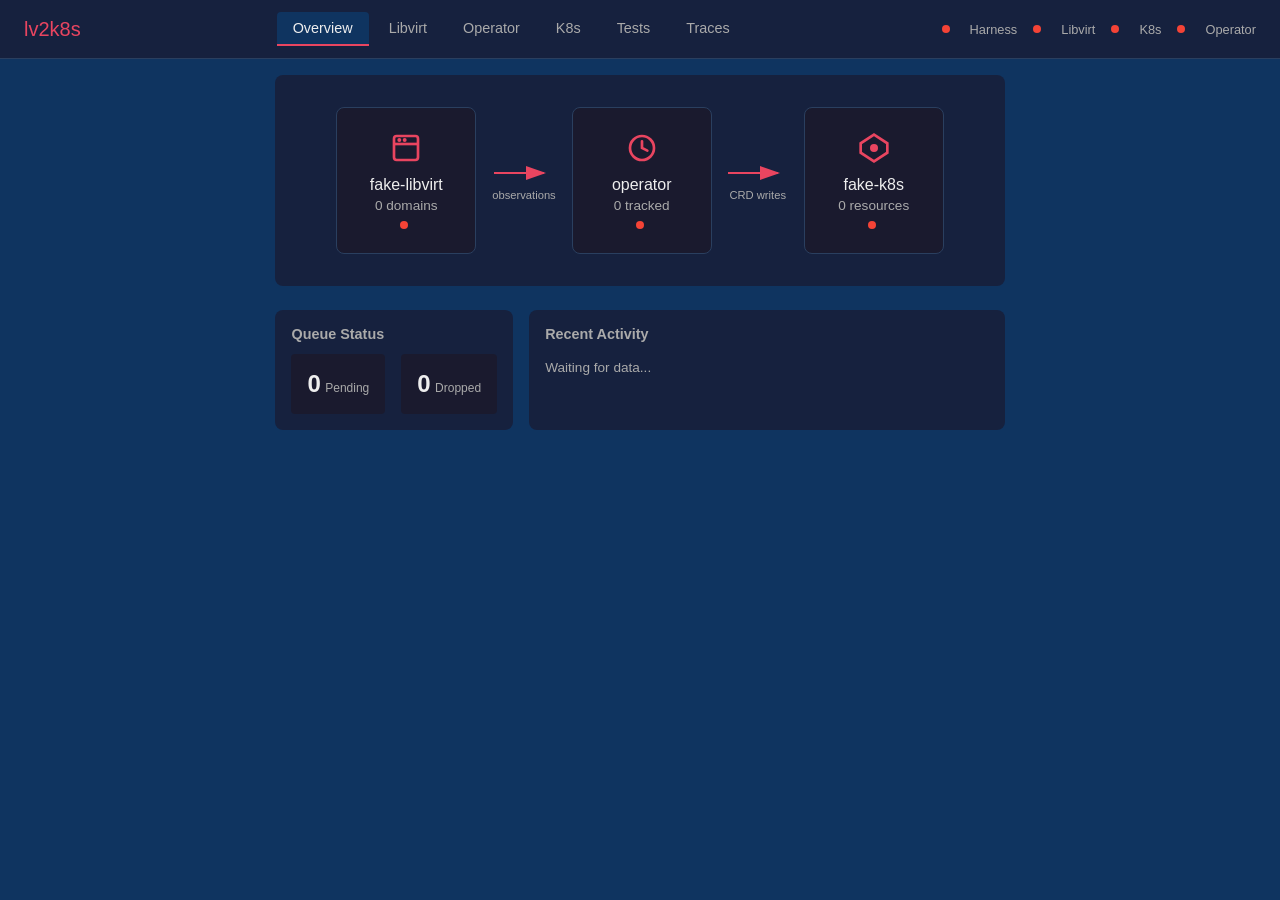
<file: dev/webui/index.html>
<!--
SPDX-FileCopyrightText: 2026 cobaltcore-dev contributors

SPDX-License-Identifier: Apache-2.0
-->

<!DOCTYPE html>
<html lang="en">
<head>
    <meta charset="UTF-8">
    <meta name="viewport" content="width=device-width, initial-scale=1.0">
    <title>lv2k8s</title>
    <link rel="stylesheet" href="css/style.css">
</head>
<body>
    <header>
        <h1>lv2k8s</h1>
        <nav class="main-tabs">
            <button class="main-tab active" data-tab="overview">Overview</button>
            <button class="main-tab" data-tab="libvirt">Libvirt</button>
            <button class="main-tab" data-tab="operator">Operator</button>
            <button class="main-tab" data-tab="k8s">K8s</button>
            <button class="main-tab" data-tab="tests">Tests</button>
            <button class="main-tab" data-tab="traces">Traces</button>
        </nav>
        <div id="connection-status">
            <span class="status-dot" id="harness-status"></span> Harness
            <span class="status-dot" id="libvirt-status"></span> Libvirt
            <span class="status-dot" id="k8s-status"></span> K8s
            <span class="status-dot" id="operator-status"></span> Operator
        </div>
    </header>

    <main>
        <!-- Overview Tab -->
        <section class="tab-panel" id="overview-panel">
            <div class="overview-container">
                <div class="architecture-diagram">
                    <div class="arch-component" id="arch-libvirt">
                        <div class="arch-icon">
                            <svg viewBox="0 0 24 24" width="32" height="32">
                                <rect x="3" y="3" width="18" height="18" rx="2" fill="none" stroke="currentColor" stroke-width="2"/>
                                <line x1="3" y1="9" x2="21" y2="9" stroke="currentColor" stroke-width="2"/>
                                <circle cx="7" cy="6" r="1.5" fill="currentColor"/>
                                <circle cx="11" cy="6" r="1.5" fill="currentColor"/>
                            </svg>
                        </div>
                        <div class="arch-label">fake-libvirt</div>
                        <div class="arch-stats">
                            <span id="overview-domain-count">0</span> domains
                        </div>
                        <div class="arch-status">
                            <span class="status-dot" id="overview-libvirt-status"></span>
                        </div>
                    </div>

                    <div class="arch-arrow">
                        <svg viewBox="0 0 60 24" width="60" height="24">
                            <defs>
                                <marker id="arrow1" markerWidth="10" markerHeight="7" refX="9" refY="3.5" orient="auto">
                                    <polygon points="0 0, 10 3.5, 0 7" fill="var(--accent)"/>
                                </marker>
                            </defs>
                            <line x1="0" y1="12" x2="50" y2="12" stroke="var(--accent)" stroke-width="2" marker-end="url(#arrow1)"/>
                        </svg>
                        <span class="arrow-label">observations</span>
                    </div>

                    <div class="arch-component" id="arch-operator">
                        <div class="arch-icon">
                            <svg viewBox="0 0 24 24" width="32" height="32">
                                <circle cx="12" cy="12" r="9" fill="none" stroke="currentColor" stroke-width="2"/>
                                <path d="M12 7 L12 12 L16 14" fill="none" stroke="currentColor" stroke-width="2" stroke-linecap="round"/>
                            </svg>
                        </div>
                        <div class="arch-label">operator</div>
                        <div class="arch-stats">
                            <span id="overview-tracked-count">0</span> tracked
                        </div>
                        <div class="arch-status">
                            <span class="status-dot" id="overview-operator-status"></span>
                        </div>
                    </div>

                    <div class="arch-arrow">
                        <svg viewBox="0 0 60 24" width="60" height="24">
                            <defs>
                                <marker id="arrow2" markerWidth="10" markerHeight="7" refX="9" refY="3.5" orient="auto">
                                    <polygon points="0 0, 10 3.5, 0 7" fill="var(--accent)"/>
                                </marker>
                            </defs>
                            <line x1="0" y1="12" x2="50" y2="12" stroke="var(--accent)" stroke-width="2" marker-end="url(#arrow2)"/>
                        </svg>
                        <span class="arrow-label">CRD writes</span>
                    </div>

                    <div class="arch-component" id="arch-k8s">
                        <div class="arch-icon">
                            <svg viewBox="0 0 24 24" width="32" height="32">
                                <path d="M12 2 L22 8.5 L22 15.5 L12 22 L2 15.5 L2 8.5 Z" fill="none" stroke="currentColor" stroke-width="2"/>
                                <circle cx="12" cy="12" r="3" fill="currentColor"/>
                            </svg>
                        </div>
                        <div class="arch-label">fake-k8s</div>
                        <div class="arch-stats">
                            <span id="overview-resource-count">0</span> resources
                        </div>
                        <div class="arch-status">
                            <span class="status-dot" id="overview-k8s-status"></span>
                        </div>
                    </div>
                </div>

                <div class="overview-details">
                    <div class="overview-card">
                        <h3>Queue Status</h3>
                        <div class="queue-mini">
                            <div class="stat-box">
                                <span class="stat-value" id="overview-queue-pending">0</span>
                                <span class="stat-label">Pending</span>
                            </div>
                            <div class="stat-box">
                                <span class="stat-value" id="overview-queue-dropped">0</span>
                                <span class="stat-label">Dropped</span>
                            </div>
                        </div>
                    </div>
                    <div class="overview-card">
                        <h3>Recent Activity</h3>
                        <div class="activity-list" id="overview-activity">
                            <div class="activity-item">Waiting for data...</div>
                        </div>
                    </div>
                </div>
            </div>
        </section>

        <!-- Libvirt Tab -->
        <section class="tab-panel hidden" id="libvirt-panel">
            <div class="panel-toolbar">
                <button class="btn" onclick="libvirtPanel.showAddDialog()">+ Add Domain</button>
                <button class="btn btn-small" onclick="libvirtPanel.refresh()">Refresh</button>
            </div>
            <div class="domain-list" id="libvirt-domains">
                <div class="loading">Loading...</div>
            </div>
        </section>

        <!-- Operator Tab -->
        <section class="tab-panel hidden" id="operator-panel">
            <div class="sub-tabs">
                <button class="sub-tab active" data-subtab="operator-domains">Domains</button>
                <button class="sub-tab" data-subtab="operator-queue">Queue</button>
                <button class="sub-tab" data-subtab="operator-logs">Logs</button>
            </div>

            <div class="sub-panel" id="operator-domains">
                <div class="panel-toolbar">
                    <button class="btn btn-small" onclick="operatorPanel.refresh()">Refresh</button>
                </div>
                <div class="domain-list" id="operator-domain-list">
                    <div class="loading">Loading...</div>
                </div>
            </div>

            <div class="sub-panel hidden" id="operator-queue">
                <div id="queue-stats"></div>
                <div id="queue-items"></div>
            </div>

            <div class="sub-panel hidden" id="operator-logs">
                <div class="log-toolbar">
                    <label><input type="checkbox" id="log-autoscroll" checked> Auto-scroll</label>
                    <button class="btn btn-small" onclick="operatorPanel.clearLogs()">Clear</button>
                </div>
                <div class="log-container" id="operator-log-list">
                    <div class="log-entry">Waiting for logs...</div>
                </div>
            </div>
        </section>

        <!-- K8s Tab -->
        <section class="tab-panel hidden" id="k8s-panel">
            <div class="sub-tabs">
                <button class="sub-tab active" data-subtab="k8s-resources">Resources</button>
                <button class="sub-tab" data-subtab="k8s-faults">Faults</button>
                <button class="sub-tab" data-subtab="k8s-requests">Requests</button>
            </div>

            <div class="sub-panel" id="k8s-resources">
                <div class="panel-toolbar">
                    <div class="resource-filter">
                        <select id="k8s-resource-filter" onchange="k8sPanel.filterChanged()">
                            <option value="all">All Resources</option>
                            <option value="libvirtdomains">Domains</option>
                            <option value="libvirtdomainheartbeats">Heartbeats</option>
                        </select>
                    </div>
                    <button class="btn btn-small" onclick="k8sPanel.refresh()">Refresh</button>
                </div>
                <div class="resource-list" id="k8s-resource-list">
                    <div class="loading">Loading...</div>
                </div>
            </div>

            <div class="sub-panel hidden" id="k8s-faults">
                <div class="panel-toolbar">
                    <button class="btn" onclick="k8sPanel.showFaultDialog()">+ Add Fault</button>
                </div>
                <div id="fault-list"></div>
            </div>

            <div class="sub-panel hidden" id="k8s-requests">
                <div class="panel-toolbar">
                    <button class="btn btn-danger btn-small" onclick="k8sPanel.clearRequests()">Clear</button>
                </div>
                <div id="request-list"></div>
            </div>
        </section>

        <!-- Tests Tab -->
        <section class="tab-panel hidden" id="tests-panel">
            <div id="test-queue" class="test-queue hidden"></div>

            <div class="tests-layout-3col">
                <div class="test-scenarios">
                    <h3>Available Tests</h3>
                    <div class="test-list" id="test-list">
                        <div class="loading">Loading...</div>
                    </div>
                </div>

                <div class="test-results">
                    <h3>Results</h3>
                    <div id="results-list"></div>
                </div>

                <div class="test-details">
                    <h3>Details</h3>
                    <div id="test-details-content">
                        <div class="details-placeholder">Select a test or result to view details</div>
                    </div>
                </div>
            </div>
        </section>

        <!-- Traces Tab -->
        <section class="tab-panel hidden" id="traces-panel">
            <div class="traces-container">
                <div class="trace-toolbar">
                    <input type="file" id="trace-file-input" accept=".json" multiple style="display: none">
                    <button class="btn" onclick="document.getElementById('trace-file-input').click()">Open File</button>
                    <button class="btn" onclick="tracesPanel.loadFromAPI()">Load from Server</button>
                    <button class="btn btn-small" onclick="tracesPanel.clear()">Clear</button>
                    <label class="toolbar-checkbox">
                        <input type="checkbox" id="trace-auto-scroll" checked>
                        Auto-scroll
                    </label>
                    <span class="trace-info" id="trace-info"></span>
                </div>

                <div class="trace-drop-zone" id="trace-drop-zone">
                    <div class="drop-content">
                        <svg viewBox="0 0 24 24" width="48" height="48">
                            <path d="M12 2 L12 16 M7 11 L12 16 L17 11" fill="none" stroke="currentColor" stroke-width="2" stroke-linecap="round"/>
                            <path d="M4 18 L4 20 L20 20 L20 18" fill="none" stroke="currentColor" stroke-width="2" stroke-linecap="round"/>
                        </svg>
                        <h2>Drop trace files here</h2>
                        <p>or click "Open File" to browse</p>
                        <p class="hint">Supports Chrome Trace Format (.json)</p>
                    </div>
                </div>

                <div class="trace-timeline hidden" id="trace-timeline">
                    <canvas id="trace-canvas"></canvas>
                </div>
            </div>
        </section>
    </main>

    <!-- Add Domain Dialog -->
    <div class="modal hidden" id="add-domain-modal">
        <div class="modal-content">
            <h3>Add Domain</h3>
            <form id="add-domain-form" onsubmit="return libvirtPanel.addDomain(event)">
                <div class="form-group">
                    <label>Name</label>
                    <input type="text" name="name" required placeholder="my-vm">
                </div>
                <div class="form-group">
                    <label>State</label>
                    <select name="state">
                        <option value="running">Running</option>
                        <option value="shutoff">Shutoff</option>
                        <option value="paused">Paused</option>
                    </select>
                </div>
                <div class="form-group">
                    <label>Max Memory (KB)</label>
                    <input type="number" name="maxMemKB" value="2097152">
                </div>
                <div class="form-group">
                    <label>Memory (KB)</label>
                    <input type="number" name="memoryKB" value="1048576">
                </div>
                <div class="form-group">
                    <label>vCPUs</label>
                    <input type="number" name="vcpus" value="2" min="1">
                </div>
                <div class="form-actions">
                    <button type="button" class="btn" onclick="libvirtPanel.hideAddDialog()">Cancel</button>
                    <button type="submit" class="btn btn-primary">Add</button>
                </div>
            </form>
        </div>
    </div>

    <!-- Add Fault Dialog -->
    <div class="modal hidden" id="add-fault-modal">
        <div class="modal-content">
            <h3>Add Fault Rule</h3>
            <form id="add-fault-form" onsubmit="return k8sPanel.addFault(event)">
                <div class="form-group">
                    <label>Pattern (matches URL path)</label>
                    <input type="text" name="pattern" required placeholder="libvirtdomains">
                </div>
                <div class="form-group">
                    <label>Delay (ms)</label>
                    <input type="number" name="delay_ms" value="0" min="0">
                </div>
                <div class="form-group">
                    <label>Error Code (0 = no error)</label>
                    <input type="number" name="error_code" value="0" min="0">
                </div>
                <div class="form-group">
                    <label>Error Message</label>
                    <input type="text" name="error_message" placeholder="Injected error">
                </div>
                <div class="form-actions">
                    <button type="button" class="btn" onclick="k8sPanel.hideFaultDialog()">Cancel</button>
                    <button type="submit" class="btn btn-primary">Add</button>
                </div>
            </form>
        </div>
    </div>

    <script src="js/api.js"></script>
    <script src="js/sse.js"></script>
    <script src="js/timeline.js"></script>
    <script src="js/tabs.js"></script>
    <script src="js/panels/libvirt.js"></script>
    <script src="js/panels/k8s.js"></script>
    <script src="js/panels/operator.js"></script>
    <script src="js/panels/harness.js"></script>
    <script src="js/panels/overview.js"></script>
    <script src="js/panels/traces.js"></script>
    <script src="js/app.js"></script>

    <!-- Test running overlay (fixed at bottom, only visible on tests tab) -->
    <div id="test-running-overlay" class="test-running-overlay hidden">
        <div class="test-running-content">
            <span class="test-running-indicator"></span>
            <span class="test-running-name"></span>
            <span class="test-running-progress"></span>
            <button class="btn btn-danger btn-small" onclick="harnessPanel.stopTest()">Stop</button>
        </div>
    </div>
</body>
</html>
</file>
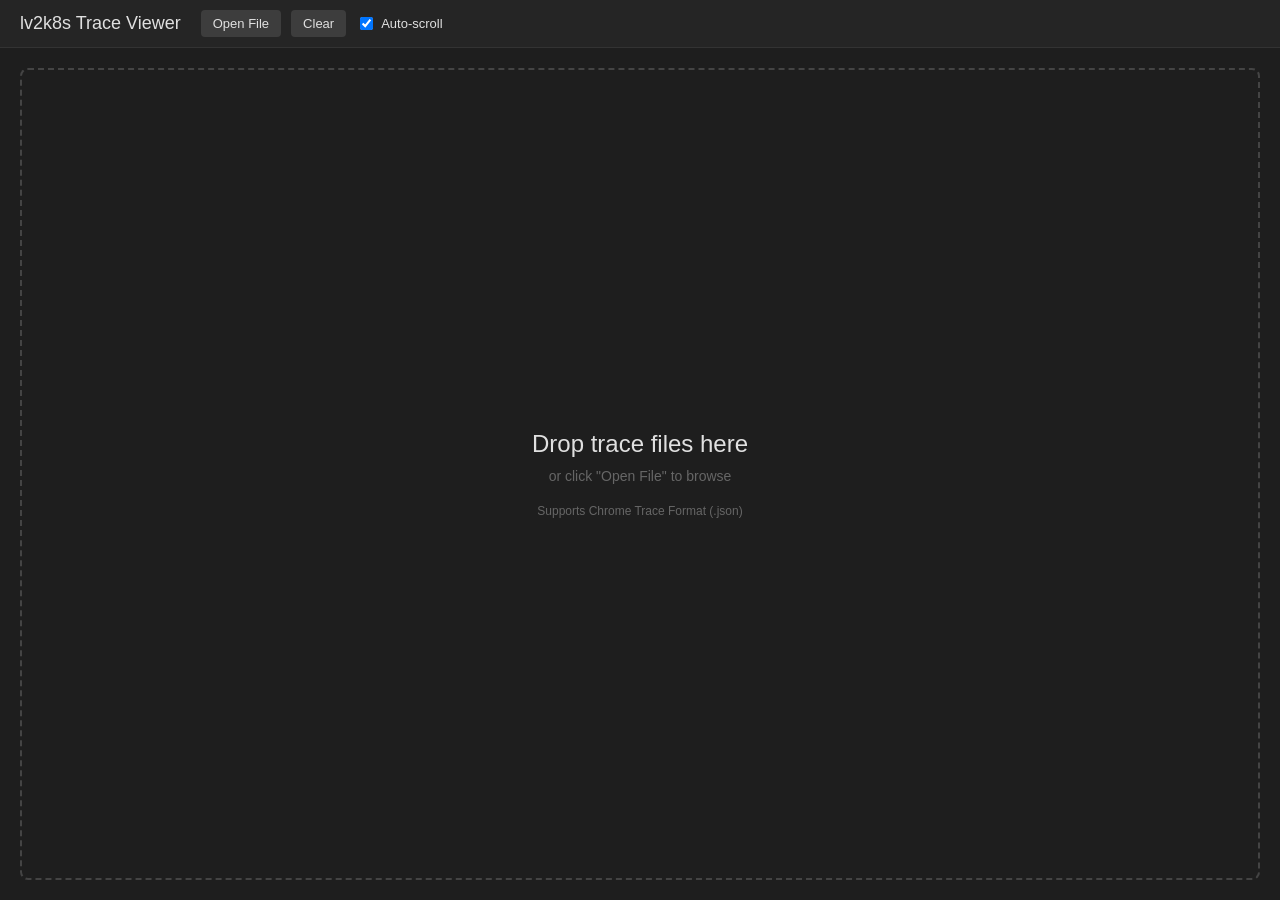
<file: dev/webui/traces.html>
<!--
SPDX-FileCopyrightText: 2026 cobaltcore-dev contributors

SPDX-License-Identifier: Apache-2.0
-->

<!DOCTYPE html>
<html lang="en">
<head>
    <meta charset="UTF-8">
    <meta name="viewport" content="width=device-width, initial-scale=1.0">
    <title>lv2k8s Trace Viewer</title>
    <style>
        * {
            box-sizing: border-box;
        }
        body {
            margin: 0;
            padding: 0;
            font-family: -apple-system, BlinkMacSystemFont, 'Segoe UI', Roboto, sans-serif;
            background: #1e1e1e;
            color: #e0e0e0;
            height: 100vh;
            display: flex;
            flex-direction: column;
        }
        header {
            background: #252525;
            padding: 10px 20px;
            display: flex;
            align-items: center;
            gap: 20px;
            border-bottom: 1px solid #333;
        }
        header h1 {
            margin: 0;
            font-size: 18px;
            font-weight: 500;
        }
        .toolbar {
            display: flex;
            gap: 10px;
            align-items: center;
        }
        .toolbar label {
            display: flex;
            align-items: center;
            gap: 5px;
            font-size: 13px;
        }
        .btn {
            background: #3d3d3d;
            border: none;
            color: #e0e0e0;
            padding: 6px 12px;
            border-radius: 4px;
            cursor: pointer;
            font-size: 13px;
        }
        .btn:hover {
            background: #4d4d4d;
        }
        .trace-info {
            font-size: 13px;
            color: #888;
            margin-left: auto;
        }
        main {
            flex: 1;
            position: relative;
            overflow: hidden;
        }
        .drop-zone {
            position: absolute;
            inset: 0;
            display: flex;
            flex-direction: column;
            align-items: center;
            justify-content: center;
            border: 2px dashed #444;
            margin: 20px;
            border-radius: 8px;
            transition: border-color 0.2s, background 0.2s;
        }
        .drop-zone.drag-over {
            border-color: #2196F3;
            background: rgba(33, 150, 243, 0.1);
        }
        .drop-zone h2 {
            margin: 0 0 10px;
            font-weight: 400;
        }
        .drop-zone p {
            margin: 0;
            color: #666;
            font-size: 14px;
        }
        .timeline-container {
            position: absolute;
            inset: 0;
        }
        .timeline-container canvas {
            width: 100%;
            height: 100%;
        }
        .hidden {
            display: none !important;
        }
    </style>
</head>
<body>
    <header>
        <h1>lv2k8s Trace Viewer</h1>
        <div class="toolbar">
            <input type="file" id="file-input" accept=".json" multiple style="display: none">
            <button class="btn" onclick="document.getElementById('file-input').click()">Open File</button>
            <button class="btn" onclick="viewer.clear()">Clear</button>
            <label>
                <input type="checkbox" id="auto-scroll" checked>
                Auto-scroll
            </label>
        </div>
        <span class="trace-info" id="trace-info"></span>
    </header>
    <main>
        <div class="drop-zone" id="drop-zone">
            <h2>Drop trace files here</h2>
            <p>or click "Open File" to browse</p>
            <p style="margin-top: 20px; font-size: 12px;">Supports Chrome Trace Format (.json)</p>
        </div>
        <div class="timeline-container hidden" id="timeline-container">
            <canvas id="timeline-canvas"></canvas>
        </div>
    </main>

    <script src="js/timeline.js"></script>
    <script>
        const viewer = {
            timeline: null,
            files: [],

            init() {
                const canvas = document.getElementById('timeline-canvas');
                this.timeline = new Timeline(canvas);

                // Drop zone
                const dropZone = document.getElementById('drop-zone');
                dropZone.addEventListener('dragover', e => {
                    e.preventDefault();
                    dropZone.classList.add('drag-over');
                });
                dropZone.addEventListener('dragleave', () => {
                    dropZone.classList.remove('drag-over');
                });
                dropZone.addEventListener('drop', e => {
                    e.preventDefault();
                    dropZone.classList.remove('drag-over');
                    this.handleFiles(e.dataTransfer.files);
                });

                // File input
                document.getElementById('file-input').addEventListener('change', e => {
                    this.handleFiles(e.target.files);
                });

                // Auto-scroll
                document.getElementById('auto-scroll').addEventListener('change', e => {
                    this.timeline.setAutoScroll(e.target.checked);
                });

                // Prevent default drag behavior
                document.body.addEventListener('dragover', e => e.preventDefault());
                document.body.addEventListener('drop', e => e.preventDefault());
            },

            handleFiles(files) {
                for (const file of files) {
                    if (file.name.endsWith('.json')) {
                        this.loadFile(file);
                    }
                }
            },

            loadFile(file) {
                const reader = new FileReader();
                reader.onload = e => {
                    try {
                        const data = JSON.parse(e.target.result);
                        this.loadTrace(data, file.name);
                    } catch (err) {
                        alert('Failed to parse: ' + err.message);
                    }
                };
                reader.readAsText(file);
            },

            loadTrace(data, name) {
                document.getElementById('drop-zone').classList.add('hidden');
                document.getElementById('timeline-container').classList.remove('hidden');

                if (this.files.length === 0) {
                    this.timeline.loadTrace(data);
                } else {
                    this.timeline.addEvents(data.traceEvents || []);
                }
                this.files.push(name);
                this.updateInfo();
            },

            updateInfo() {
                const info = document.getElementById('trace-info');
                const eventCount = this.timeline.events.length;
                info.textContent = `${this.files.length} file(s), ${eventCount} events`;
            },

            clear() {
                this.files = [];
                this.timeline.events = [];
                this.timeline.tracks.clear();
                this.timeline.render();
                document.getElementById('drop-zone').classList.remove('hidden');
                document.getElementById('timeline-container').classList.add('hidden');
                document.getElementById('trace-info').textContent = '';
            }
        };

        viewer.init();
    </script>
</body>
</html>
</file>
<file: dev/webui/css/style.css>
/*
 * SPDX-FileCopyrightText: 2026 cobaltcore-dev contributors
 *
 * SPDX-License-Identifier: Apache-2.0
 */

/* Variables */
:root {
    --bg-primary: #1a1a2e;
    --bg-secondary: #16213e;
    --bg-panel: #0f3460;
    --text-primary: #eee;
    --text-secondary: #aaa;
    --accent: #e94560;
    --accent-hover: #ff6b6b;
    --success: #4caf50;
    --warning: #ff9800;
    --error: #f44336;
    --border: #2a3f5f;
    --state-running: #4caf50;
    --state-paused: #ff9800;
    --state-shutoff: #9e9e9e;
    --state-crashed: #f44336;
    --state-unknown: #673ab7;
    --state-hanging: #ff5722;
    --state-gone: #607d8b;
}

/* Reset */
* {
    margin: 0;
    padding: 0;
    box-sizing: border-box;
}

body {
    font-family: 'Segoe UI', Tahoma, Geneva, Verdana, sans-serif;
    background: var(--bg-primary);
    color: var(--text-primary);
    height: 100vh;
    display: flex;
    flex-direction: column;
    overflow: hidden;
}

/* Header */
header {
    background: var(--bg-secondary);
    padding: 0.75rem 1.5rem;
    display: flex;
    justify-content: space-between;
    align-items: center;
    border-bottom: 1px solid var(--border);
    flex-shrink: 0;
}

header h1 {
    font-size: 1.25rem;
    font-weight: 500;
    color: var(--accent);
}

/* Main Tabs */
.main-tabs {
    display: flex;
    gap: 0.25rem;
}

.main-tab {
    background: transparent;
    border: none;
    color: var(--text-secondary);
    padding: 0.5rem 1rem;
    cursor: pointer;
    border-radius: 4px 4px 0 0;
    font-size: 0.9rem;
    transition: all 0.2s;
    border-bottom: 2px solid transparent;
}

.main-tab:hover {
    color: var(--text-primary);
    background: rgba(255,255,255,0.05);
}

.main-tab.active {
    color: var(--text-primary);
    background: var(--bg-panel);
    border-bottom-color: var(--accent);
}

#connection-status {
    display: flex;
    gap: 1rem;
    align-items: center;
    font-size: 0.8rem;
    color: var(--text-secondary);
}

.status-dot {
    width: 8px;
    height: 8px;
    border-radius: 50%;
    background: var(--error);
    display: inline-block;
    margin-right: 4px;
}

.status-dot.connected {
    background: var(--success);
}

/* Main Content */
main {
    flex: 1;
    overflow: hidden;
    display: flex;
    flex-direction: column;
    min-height: 0; /* Allow flex child to shrink below content size */
}

/* Tab Panels */
.tab-panel {
    flex: 1;
    padding: 1rem 1.5rem;
    overflow: hidden;
    background: var(--bg-panel);
    display: flex;
    flex-direction: column;
    min-height: 0; /* Critical for nested flex overflow */
}

.tab-panel.hidden {
    display: none !important;
}

/* Sub Tabs */
.sub-tabs {
    display: flex;
    gap: 0.5rem;
    margin-bottom: 1rem;
    border-bottom: 1px solid var(--border);
    padding-bottom: 0.5rem;
}

.sub-tab {
    background: transparent;
    border: none;
    color: var(--text-secondary);
    padding: 0.4rem 0.75rem;
    cursor: pointer;
    border-radius: 4px;
    font-size: 0.85rem;
    transition: all 0.2s;
}

.sub-tab:hover {
    color: var(--text-primary);
    background: var(--bg-secondary);
}

.sub-tab.active {
    color: var(--text-primary);
    background: var(--bg-secondary);
}

.sub-panel {
    display: block;
}

.sub-panel.hidden {
    display: none;
}

/* Panel Toolbar */
.panel-toolbar {
    display: flex;
    gap: 0.5rem;
    align-items: center;
    margin-bottom: 1rem;
}

.toolbar-checkbox {
    display: flex;
    align-items: center;
    gap: 0.25rem;
    font-size: 0.85rem;
    color: var(--text-secondary);
    margin-left: auto;
}

/* Buttons */
.btn {
    background: var(--bg-secondary);
    color: var(--text-primary);
    border: 1px solid var(--border);
    padding: 0.5rem 1rem;
    border-radius: 4px;
    cursor: pointer;
    font-size: 0.85rem;
    transition: all 0.2s;
}

.btn:hover {
    background: var(--border);
}

.btn-primary {
    background: var(--accent);
    border-color: var(--accent);
}

.btn-primary:hover {
    background: var(--accent-hover);
}

.btn-danger {
    background: var(--error);
    border-color: var(--error);
}

.btn-small {
    padding: 0.25rem 0.5rem;
    font-size: 0.75rem;
}

/* ==================== Overview Tab ==================== */
.overview-container {
    max-width: 1200px;
    margin: 0 auto;
}

.architecture-diagram {
    display: flex;
    justify-content: center;
    align-items: center;
    gap: 1rem;
    padding: 2rem;
    background: var(--bg-secondary);
    border-radius: 8px;
    margin-bottom: 1.5rem;
}

.arch-component {
    background: var(--bg-primary);
    padding: 1.5rem;
    border-radius: 8px;
    text-align: center;
    min-width: 140px;
    border: 1px solid var(--border);
    transition: border-color 0.2s;
}

.arch-component:hover {
    border-color: var(--accent);
}

.arch-icon {
    color: var(--accent);
    margin-bottom: 0.5rem;
}

.arch-label {
    font-weight: 500;
    margin-bottom: 0.25rem;
}

.arch-stats {
    font-size: 0.85rem;
    color: var(--text-secondary);
    margin-bottom: 0.5rem;
}

.arch-status {
    display: flex;
    justify-content: center;
}

.arch-arrow {
    display: flex;
    flex-direction: column;
    align-items: center;
    color: var(--accent);
}

.arrow-label {
    font-size: 0.7rem;
    color: var(--text-secondary);
    margin-top: 0.25rem;
}

.overview-details {
    display: grid;
    grid-template-columns: 1fr 2fr;
    gap: 1rem;
}

.overview-card {
    background: var(--bg-secondary);
    padding: 1rem;
    border-radius: 8px;
}

.overview-card h3 {
    font-size: 0.9rem;
    margin-bottom: 0.75rem;
    color: var(--text-secondary);
}

.queue-mini {
    display: flex;
    gap: 1rem;
}

.activity-list {
    font-size: 0.85rem;
}

.activity-item {
    padding: 0.4rem 0;
    border-bottom: 1px solid var(--border);
    color: var(--text-secondary);
}

.activity-item:last-child {
    border-bottom: none;
}

/* ==================== Domain/Resource Lists ==================== */
.domain-list, .resource-list, .test-list {
    display: flex;
    flex-direction: column;
    gap: 0.5rem;
}

.domain-item, .resource-item, .test-item {
    background: var(--bg-secondary);
    padding: 0.75rem;
    border-radius: 4px;
    display: flex;
    justify-content: space-between;
    align-items: center;
}

.domain-item:hover, .resource-item:hover, .test-item:hover {
    background: var(--border);
}

.test-item.selected {
    background: var(--accent);
    border-left: 3px solid var(--text-primary);
}

.test-item {
    cursor: pointer;
}

.result-item.selected {
    outline: 2px solid var(--accent);
    outline-offset: -2px;
}

.domain-info, .resource-info, .test-info {
    flex: 1;
}

.domain-name, .resource-name, .test-name {
    font-weight: 500;
    margin-bottom: 0.25rem;
}

.domain-meta, .resource-meta, .test-meta {
    font-size: 0.75rem;
    color: var(--text-secondary);
}

.domain-actions, .resource-actions, .test-actions {
    display: flex;
    gap: 0.5rem;
}

/* State badges */
.state-badge {
    padding: 0.2rem 0.5rem;
    border-radius: 4px;
    font-size: 0.75rem;
    font-weight: 500;
}

.state-running { background: var(--state-running); }
.state-paused { background: var(--state-paused); color: #000; }
.state-shutoff { background: var(--state-shutoff); color: #000; }
.state-crashed { background: var(--state-crashed); }
.state-unknown { background: var(--state-unknown); }
.state-hanging { background: var(--state-hanging); }
.state-gone { background: var(--state-gone); }

/* Heartbeat age */
.heartbeat-age {
    color: var(--success);
    font-family: monospace;
}
.heartbeat-age.stale {
    color: var(--warning);
}

/* ==================== Queue Stats ==================== */
#queue-stats {
    display: flex;
    gap: 2rem;
    margin-bottom: 1rem;
}

.stat-box {
    background: var(--bg-primary);
    padding: 1rem;
    border-radius: 4px;
    text-align: center;
    min-width: 80px;
}

.stat-value {
    font-size: 1.5rem;
    font-weight: bold;
}

.stat-label {
    font-size: 0.75rem;
    color: var(--text-secondary);
}

/* ==================== Logs ==================== */
.log-toolbar {
    display: flex;
    gap: 1rem;
    align-items: center;
    margin-bottom: 0.5rem;
    font-size: 0.85rem;
}

.log-container {
    background: #000;
    padding: 0.5rem;
    border-radius: 4px;
    font-family: monospace;
    font-size: 0.8rem;
    height: calc(100vh - 250px);
    min-height: 200px;
    overflow-y: auto;
}

.log-entry {
    padding: 0.2rem 0;
    border-bottom: 1px solid #222;
}

.log-entry .timestamp {
    color: var(--text-secondary);
    margin-right: 0.5rem;
}

/* ==================== K8s Resources ==================== */
.resource-filter {
    margin-right: auto;
}

.resource-filter select {
    background: var(--bg-secondary);
    color: var(--text-primary);
    border: 1px solid var(--border);
    padding: 0.4rem 0.75rem;
    border-radius: 4px;
    font-size: 0.85rem;
    cursor: pointer;
}

.resource-group {
    margin-bottom: 0.75rem;
}

.resource-group-header {
    font-size: 0.75rem;
    font-weight: 600;
    color: var(--accent);
    text-transform: uppercase;
    letter-spacing: 0.05em;
    margin-bottom: 0.5rem;
    padding-bottom: 0.25rem;
    border-bottom: 1px solid var(--border);
}

/* Faults */
.fault-item {
    background: var(--bg-secondary);
    padding: 0.75rem;
    border-radius: 4px;
    margin-bottom: 0.5rem;
    display: flex;
    justify-content: space-between;
    align-items: center;
}

.fault-info code {
    background: var(--bg-primary);
    padding: 0.2rem 0.4rem;
    border-radius: 2px;
}

/* Requests */
.request-item {
    background: var(--bg-secondary);
    padding: 0.5rem;
    border-radius: 4px;
    margin-bottom: 0.25rem;
    font-family: monospace;
    font-size: 0.8rem;
}

.request-item .method {
    font-weight: bold;
    margin-right: 0.5rem;
}

.request-item .method.GET { color: var(--success); }
.request-item .method.POST { color: var(--warning); }
.request-item .method.PUT { color: #2196f3; }
.request-item .method.DELETE { color: var(--error); }

/* ==================== Tests Tab ==================== */
.current-test {
    background: var(--accent);
    padding: 0.75rem;
    border-radius: 4px;
    margin-bottom: 1rem;
    display: flex;
    justify-content: space-between;
    align-items: center;
}

.current-test.hidden {
    display: none;
}

.tests-layout {
    display: grid;
    grid-template-columns: 1fr 1fr;
    gap: 1rem;
    flex: 1;
    min-height: 0;
}

.tests-layout-3col {
    display: grid;
    grid-template-columns: 1fr 1fr 1.5fr;
    gap: 1rem;
    flex: 1;
    min-height: 0;
}

.test-scenarios, .test-results, .test-details {
    background: var(--bg-secondary);
    padding: 1rem;
    border-radius: 8px;
    overflow: auto;
    min-height: 0;
}

.test-scenarios h3, .test-results h3, .test-details h3 {
    font-size: 0.9rem;
    margin-bottom: 0.75rem;
    color: var(--text-secondary);
}

/* Details panel */
.details-placeholder {
    color: var(--text-secondary);
    font-style: italic;
    text-align: center;
    padding: 2rem;
}

.test-detail-header {
    display: flex;
    justify-content: space-between;
    align-items: flex-start;
    margin-bottom: 1rem;
    padding-bottom: 0.75rem;
    border-bottom: 1px solid var(--border);
}

.test-detail-name {
    font-size: 1.1rem;
    font-weight: 500;
    margin-bottom: 0.25rem;
}

.test-detail-meta {
    font-size: 0.8rem;
    color: var(--text-secondary);
}

.test-detail-meta a {
    color: var(--accent);
    text-decoration: none;
}

.test-detail-meta a:hover {
    text-decoration: underline;
}

.test-detail-section {
    margin-bottom: 1rem;
}

.test-detail-section h4 {
    font-size: 0.8rem;
    font-weight: 600;
    color: var(--text-secondary);
    text-transform: uppercase;
    letter-spacing: 0.05em;
    margin-bottom: 0.5rem;
}

/* Collapsible sections */
.collapsible-header {
    cursor: pointer;
    user-select: none;
    display: flex;
    align-items: center;
    gap: 0.5rem;
}

.collapsible-header:hover {
    color: var(--text-primary);
}

.collapse-icon {
    font-size: 0.7rem;
    transition: transform 0.2s;
}

.collapsible-content {
    margin-top: 0.5rem;
}

.collapsible-content.collapsed {
    display: none;
}

.source-code {
    background: #0d0d0d;
    padding: 0.75rem;
    border-radius: 4px;
    font-family: 'Monaco', 'Menlo', 'Ubuntu Mono', monospace;
    font-size: 0.75rem;
    line-height: 1.5;
    overflow-x: auto;
    white-space: pre;
}

/* Go syntax highlighting */
.source-code .kw { color: #c586c0; }          /* keywords: purple */
.source-code .str { color: #ce9178; }         /* strings: orange */
.source-code .num { color: #b5cea8; }         /* numbers: light green */
.source-code .cmt { color: #6a9955; }         /* comments: green */
.source-code .bi { color: #4ec9b0; }          /* builtins: cyan */

.test-output-log {
    background: #0d0d0d;
    padding: 0.75rem;
    border-radius: 4px;
    font-family: 'Monaco', 'Menlo', 'Ubuntu Mono', monospace;
    font-size: 0.75rem;
    line-height: 1.4;
    overflow-x: auto;
    white-space: pre-wrap;
    max-height: 400px;
    overflow-y: auto;
}

.result-status {
    display: inline-block;
    padding: 0.2rem 0.5rem;
    border-radius: 4px;
    font-size: 0.8rem;
    font-weight: 500;
}

.result-status.passed { background: var(--success); }
.result-status.failed { background: var(--error); }
.result-status.stopped { background: var(--text-secondary); }

/* Test Running Overlay */
.test-running-overlay {
    position: fixed;
    bottom: 0;
    left: 0;
    right: 0;
    background: var(--bg-secondary);
    border-top: 2px solid var(--accent);
    padding: 0.75rem 1.5rem;
    z-index: 1000;
    box-shadow: 0 -4px 12px rgba(0,0,0,0.3);
}

.test-running-overlay.hidden {
    display: none;
}

.test-running-content {
    display: flex;
    align-items: center;
    gap: 1rem;
    max-width: 1200px;
    margin: 0 auto;
}

.test-running-indicator {
    width: 12px;
    height: 12px;
    border-radius: 50%;
    background: var(--success);
    animation: pulse 1.5s ease-in-out infinite;
}

@keyframes pulse {
    0%, 100% { opacity: 1; transform: scale(1); }
    50% { opacity: 0.5; transform: scale(0.9); }
}

.test-running-name {
    font-weight: 500;
    flex: 1;
}

.test-running-progress {
    color: var(--text-secondary);
    font-size: 0.85rem;
}

/* Test Queue */
.test-queue {
    background: var(--bg-secondary);
    border: 1px solid var(--border);
    border-radius: 4px;
    padding: 0.75rem;
    margin-bottom: 1rem;
}

.test-queue.hidden {
    display: none;
}

.queue-header {
    display: flex;
    justify-content: space-between;
    align-items: center;
    margin-bottom: 0.5rem;
}

.queue-title {
    font-weight: 500;
    color: var(--warning);
}

.queue-controls {
    display: flex;
    gap: 0.5rem;
}

.queue-items {
    display: flex;
    flex-wrap: wrap;
    gap: 0.5rem;
    font-size: 0.8rem;
}

.queue-item {
    background: rgba(255,255,255,0.1);
    padding: 0.2rem 0.5rem;
    border-radius: 3px;
    color: var(--text-secondary);
}

.queue-more {
    color: var(--text-secondary);
    font-style: italic;
}

/* Test List Header */
.test-list-header {
    display: flex;
    justify-content: space-between;
    align-items: center;
    padding: 0.5rem 0;
    margin-bottom: 0.5rem;
    border-bottom: 1px solid var(--border);
}

.test-list-header .test-count {
    color: var(--text-secondary);
    font-size: 0.85rem;
}

/* Package badge */
.pkg-badge {
    display: inline-block;
    padding: 0.1rem 0.4rem;
    border-radius: 3px;
    font-size: 0.7rem;
    font-family: monospace;
    background: rgba(255,255,255,0.1);
    color: var(--text-secondary);
    margin-right: 0.5rem;
}

/* Test Groups */
.test-group {
    margin-bottom: 0.5rem;
}

.test-group-header {
    display: flex;
    align-items: center;
    gap: 0.5rem;
    padding: 0.5rem 0.75rem;
    background: var(--bg-secondary);
    border-radius: 4px;
    cursor: pointer;
    user-select: none;
}

.test-group-header:hover {
    background: rgba(255,255,255,0.05);
}

.test-group-header .expand-icon {
    font-size: 0.75rem;
    color: var(--text-secondary);
    width: 1rem;
}

.test-group-header .group-label {
    font-weight: 500;
}

.test-group-header .group-count {
    color: var(--text-secondary);
    font-size: 0.85rem;
}

.test-group-header .btn {
    margin-left: auto;
}

.test-group-items {
    padding-left: 1.5rem;
    border-left: 2px solid var(--border);
    margin-left: 0.5rem;
    margin-top: 0.25rem;
}

.test-group-items.collapsed {
    display: none;
}

/* Group badges for results */
.group-badge {
    display: inline-block;
    padding: 0.1rem 0.4rem;
    border-radius: 3px;
    font-size: 0.7rem;
    font-weight: 500;
    text-transform: uppercase;
    margin-right: 0.5rem;
}

.group-badge.integration { background: rgba(33, 150, 243, 0.3); color: #64b5f6; }
.group-badge.unit { background: rgba(156, 39, 176, 0.3); color: #ce93d8; }
.group-badge.benchmark { background: rgba(255, 152, 0, 0.3); color: #ffb74d; }
.group-badge.simulation { background: rgba(76, 175, 80, 0.3); color: #81c784; }

.result-item {
    padding: 0.5rem;
    border-radius: 4px;
    margin-bottom: 0.25rem;
    font-size: 0.85rem;
}

.result-item.passed { background: rgba(76, 175, 80, 0.2); }
.result-item.failed { background: rgba(244, 67, 54, 0.2); }
.result-item.stopped { background: rgba(158, 158, 158, 0.2); }

.result-item.clickable {
    cursor: pointer;
    transition: background 0.2s, transform 0.1s;
}

.result-item.clickable:hover {
    transform: translateX(2px);
    filter: brightness(1.2);
}

.trace-icon {
    font-size: 0.9rem;
    opacity: 0.7;
}

/* ==================== Traces Tab ==================== */
.traces-container {
    display: flex;
    flex-direction: column;
    height: calc(100vh - 120px);
}

.trace-toolbar {
    display: flex;
    gap: 0.5rem;
    align-items: center;
    margin-bottom: 1rem;
    flex-shrink: 0;
}

.trace-info {
    margin-left: auto;
    font-size: 0.85rem;
    color: var(--text-secondary);
}

.trace-drop-zone {
    flex: 1;
    display: flex;
    flex-direction: column;
    align-items: center;
    justify-content: center;
    border: 2px dashed var(--border);
    border-radius: 8px;
    transition: border-color 0.2s, background 0.2s;
}

.trace-drop-zone.drag-over {
    border-color: var(--accent);
    background: rgba(233, 69, 96, 0.1);
}

.trace-drop-zone.hidden {
    display: none;
}

.drop-content {
    text-align: center;
    color: var(--text-secondary);
}

.drop-content svg {
    margin-bottom: 1rem;
    opacity: 0.5;
}

.drop-content h2 {
    font-weight: 400;
    margin-bottom: 0.5rem;
}

.drop-content p {
    font-size: 0.9rem;
}

.drop-content .hint {
    margin-top: 1.5rem;
    font-size: 0.8rem;
    opacity: 0.7;
}

.trace-timeline {
    flex: 1;
    position: relative;
    background: #1e1e1e;
    border-radius: 8px;
    overflow: hidden;
}

.trace-timeline.hidden {
    display: none;
}

.trace-timeline canvas {
    width: 100%;
    height: 100%;
}

/* ==================== Modal ==================== */
.modal {
    position: fixed;
    top: 0;
    left: 0;
    width: 100%;
    height: 100%;
    background: rgba(0, 0, 0, 0.7);
    display: flex;
    justify-content: center;
    align-items: center;
    z-index: 1000;
}

.modal.hidden {
    display: none;
}

.modal-content {
    background: var(--bg-panel);
    padding: 1.5rem;
    border-radius: 8px;
    min-width: 400px;
}

.modal-content h3 {
    margin-bottom: 1rem;
}

.form-group {
    margin-bottom: 1rem;
}

.form-group label {
    display: block;
    margin-bottom: 0.25rem;
    font-size: 0.85rem;
    color: var(--text-secondary);
}

.form-group input,
.form-group select {
    width: 100%;
    padding: 0.5rem;
    border: 1px solid var(--border);
    border-radius: 4px;
    background: var(--bg-secondary);
    color: var(--text-primary);
    font-size: 0.9rem;
}

.form-actions {
    display: flex;
    justify-content: flex-end;
    gap: 0.5rem;
    margin-top: 1rem;
}

/* Loading */
.loading {
    color: var(--text-secondary);
    font-style: italic;
}

/* Scrollbar */
::-webkit-scrollbar {
    width: 8px;
    height: 8px;
}

::-webkit-scrollbar-track {
    background: var(--bg-primary);
}

::-webkit-scrollbar-thumb {
    background: var(--border);
    border-radius: 4px;
}

::-webkit-scrollbar-thumb:hover {
    background: var(--text-secondary);
}

/* Hidden utility */
.hidden {
    display: none !important;
}
</file>
